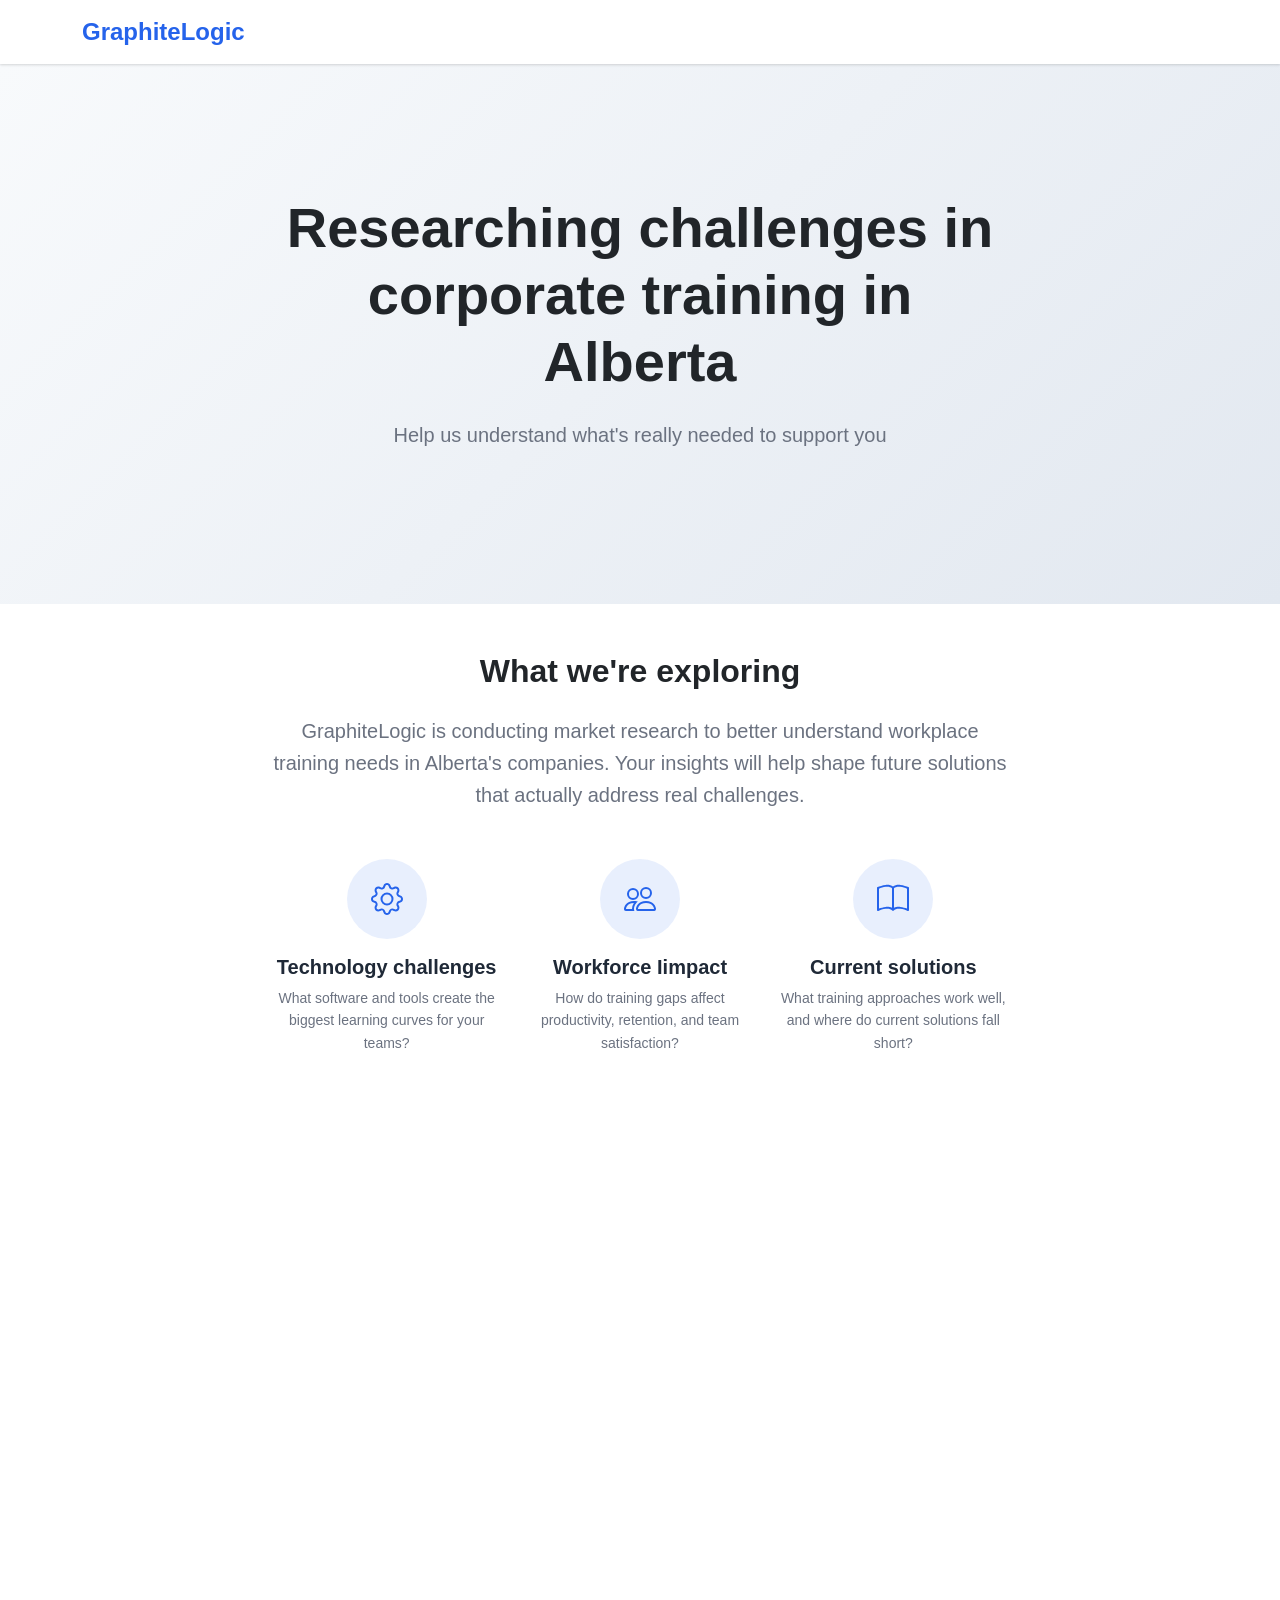
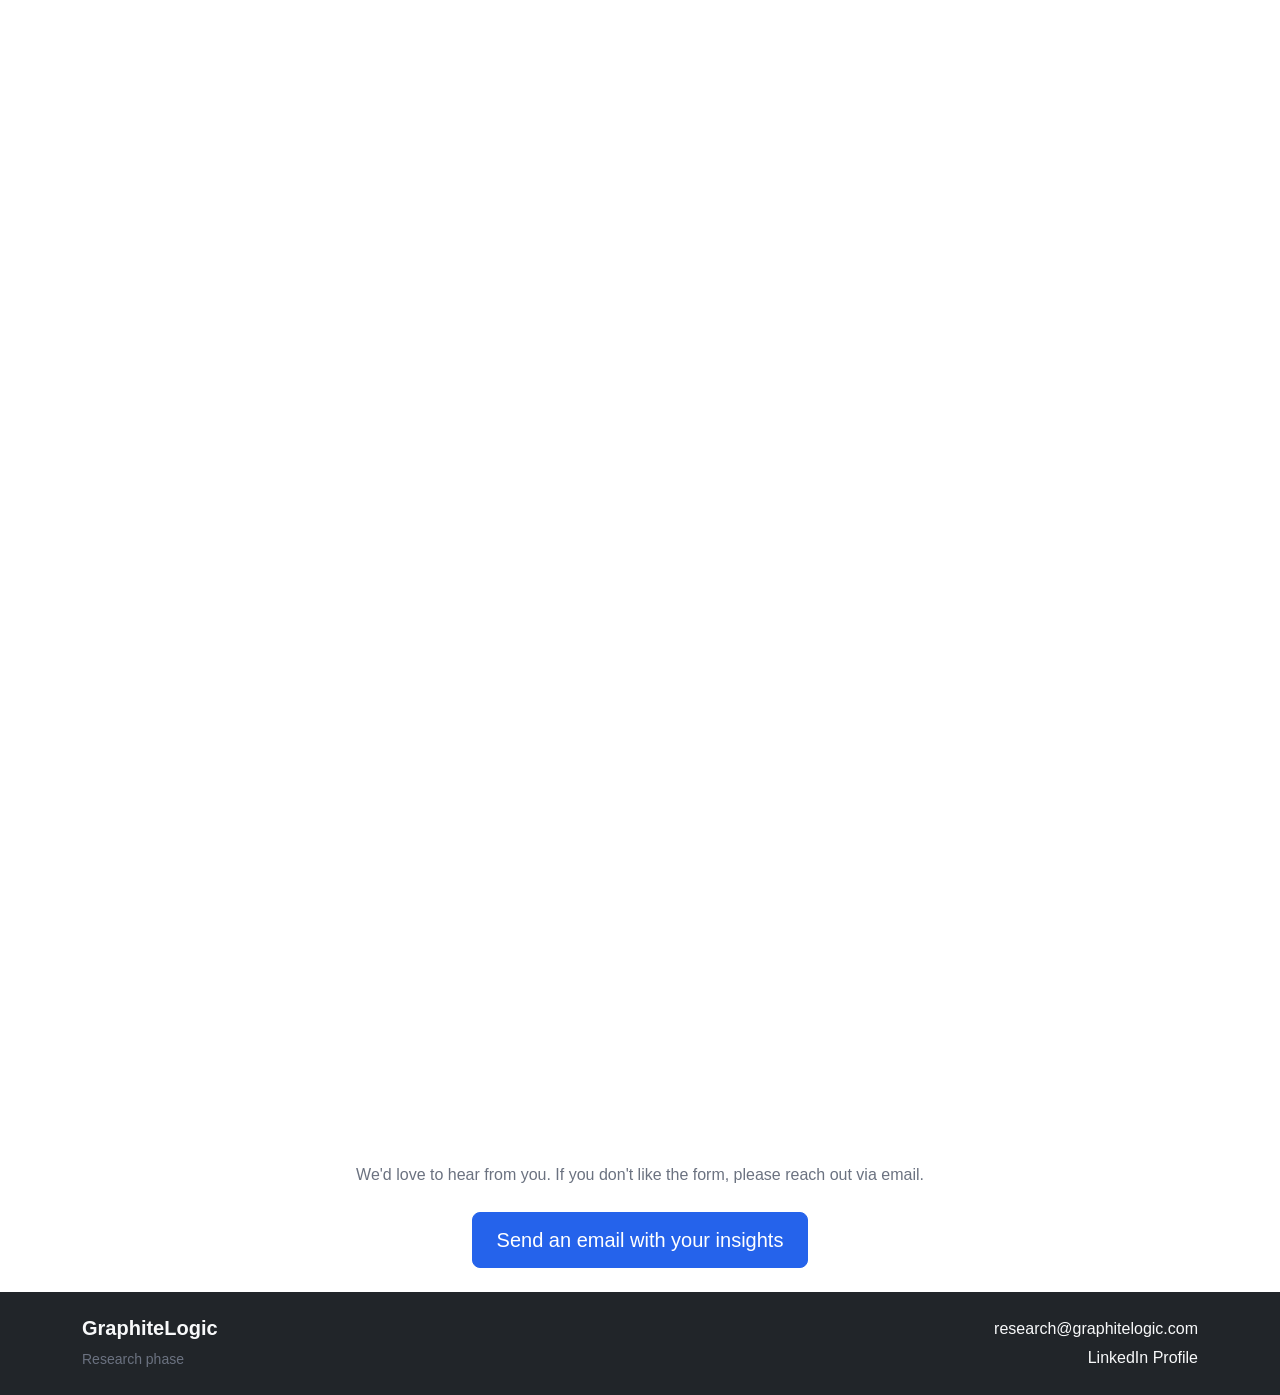
<file: index.html>
<!DOCTYPE html>
<html lang="en">
<head>
    <meta charset="UTF-8">
    <meta name="viewport" content="width=device-width, initial-scale=1.0">
    <title>GraphiteLogic - Research</title>
    <link href="https://cdnjs.cloudflare.com/ajax/libs/bootstrap/5.3.0/css/bootstrap.min.css" rel="stylesheet">
    <link rel="stylesheet" href="styles.css">
</head>
<body>
    <!-- Navigation -->
    <nav class="navbar navbar-expand-lg navbar-light bg-white shadow-sm">
        <div class="container">
            <a class="navbar-brand fw-bold text-primary" href="#">GraphiteLogic</a>
        </div>
    </nav>

    <!-- Hero Section -->
    <section class="hero-section bg-light py-5">
        <div class="container">
            <div class="row justify-content-center text-center">
                <div class="col-lg-8">
                    <h1 class="display-4 fw-bold text-dark mb-4">Researching challenges in corporate training in Alberta</h1>
                    <p class="lead text-muted mb-4">Help us understand what's really needed to support you</p>
                </div>
            </div>
        </div>
    </section>

    <!-- About Section -->
    <section class="py-5">
        <div class="container">
            <div class="row justify-content-center">
                <div class="col-lg-8">
                    <div class="text-center mb-5">
                        <h2 class="h2 fw-bold text-dark mb-4">What we're exploring</h2>
                        <p class="lead text-muted">GraphiteLogic is conducting market research to better understand workplace training needs in Alberta's companies. Your insights will help shape future solutions that actually address real challenges.</p>
                    </div>

                    <div class="row g-4">
                        <div class="col-md-4">
                            <div class="text-center">
                                <div class="bg-primary bg-opacity-10 rounded-circle d-inline-flex align-items-center justify-content-center mb-3" style="width: 80px; height: 80px;">
                                    <svg width="32" height="32" fill="currentColor" class="text-primary" viewBox="0 0 16 16">
                                        <path d="M8 4.754a3.246 3.246 0 1 0 0 6.492 3.246 3.246 0 0 0 0-6.492zM5.754 8a2.246 2.246 0 1 1 4.492 0 2.246 2.246 0 0 1-4.492 0z"/>
                                        <path d="M9.796 1.343c-.527-1.79-3.065-1.79-3.592 0l-.094.319a.873.873 0 0 1-1.255.52l-.292-.16c-1.64-.892-3.433.902-2.54 2.541l.159.292a.873.873 0 0 1-.52 1.255l-.319.094c-1.79.527-1.79 3.065 0 3.592l.319.094a.873.873 0 0 1 .52 1.255l-.16.292c-.892 1.64.901 3.434 2.541 2.54l.292-.159a.873.873 0 0 1 1.255.52l.094.319c.527 1.79 3.065 1.79 3.592 0l.094-.319a.873.873 0 0 1 1.255-.52l.292.16c1.64.893 3.434-.902 2.54-2.541l-.159-.292a.873.873 0 0 1 .52-1.255l.319-.094c1.79-.527 1.79-3.065 0-3.592l-.319-.094a.873.873 0 0 1-.52-1.255l.16-.292c.893-1.64-.902-3.433-2.541-2.54l-.292.159a.873.873 0 0 1-1.255-.52l-.094-.319zm-2.633.283c.246-.835 1.428-.835 1.674 0l.094.319a1.873 1.873 0 0 0 2.693 1.115l.291-.16c.764-.415 1.6.42 1.184 1.185l-.159.292a1.873 1.873 0 0 0 1.116 2.692l.318.094c.835.246.835 1.428 0 1.674l-.319.094a1.873 1.873 0 0 0-1.115 2.693l.16.291c.415.764-.42 1.6-1.185 1.184l-.291-.159a1.873 1.873 0 0 0-2.693 1.116l-.094.318c-.246.835-1.428.835-1.674 0l-.094-.319a1.873 1.873 0 0 0-2.692-1.115l-.292.16c-.764.415-1.6-.42-1.184-1.185l.159-.291A1.873 1.873 0 0 0 1.945 8.93l-.319-.094c-.835-.246-.835-1.428 0-1.674l.319-.094A1.873 1.873 0 0 0 3.06 4.377l-.16-.292c-.415-.764.42-1.6 1.185-1.184l.292.159a1.873 1.873 0 0 0 2.692-1.115l.094-.319z"/>
                                    </svg>
                                </div>
                                <h5 class="fw-semibold">Technology challenges</h5>
                                <p class="text-muted small">What software and tools create the biggest learning curves for your teams?</p>
                            </div>
                        </div>
                        <div class="col-md-4">
                            <div class="text-center">
                                <div class="bg-primary bg-opacity-10 rounded-circle d-inline-flex align-items-center justify-content-center mb-3" style="width: 80px; height: 80px;">
                                    <svg width="32" height="32" fill="currentColor" class="text-primary" viewBox="0 0 16 16">
                                        <path d="M15 14s1 0 1-1-1-4-5-4-5 3-5 4 1 1 1 1h8zm-7.978-1A.261.261 0 0 1 7 12.996c.001-.264.167-1.03.76-1.72C8.312 10.629 9.282 10 11 10c1.717 0 2.687.63 3.24 1.276.593.69.758 1.457.76 1.72l-.008.002a.274.274 0 0 1-.014.002H7.022zM11 7a2 2 0 1 0 0-4 2 2 0 0 0 0 4zm3-2a3 3 0 1 1-6 0 3 3 0 0 1 6 0zM6.936 9.28a5.88 5.88 0 0 0-1.23-.247A7.35 7.35 0 0 0 5 9c-4 0-5 3-5 4 0 .667.333 1 1 1h4.216A2.238 2.238 0 0 1 5 13c0-1.01.377-2.042 1.09-2.904.243-.294.526-.569.846-.816zM4.92 10A5.493 5.493 0 0 0 4 13H1c0-.26.164-1.03.76-1.724.545-.636 1.492-1.256 3.16-1.275zM1.5 5.5a3 3 0 1 1 6 0 3 3 0 0 1-6 0zm3-2a2 2 0 1 0 0 4 2 2 0 0 0 0-4z"/>
                                    </svg>
                                </div>
                                <h5 class="fw-semibold">Workforce Iimpact</h5>
                                <p class="text-muted small">How do training gaps affect productivity, retention, and team satisfaction?</p>
                            </div>
                        </div>
                        <div class="col-md-4">
                            <div class="text-center">
                                <div class="bg-primary bg-opacity-10 rounded-circle d-inline-flex align-items-center justify-content-center mb-3" style="width: 80px; height: 80px;">
                                    <svg width="32" height="32" fill="currentColor" class="text-primary" viewBox="0 0 16 16">
                                        <path d="M1 2.828c.885-.37 2.154-.769 3.388-.893 1.33-.134 2.458.063 3.112.752v9.746c-.935-.53-2.12-.603-3.213-.493-1.18.12-2.37.461-3.287.811V2.828zm7.5-.141c.654-.689 1.782-.886 3.112-.752 1.234.124 2.503.523 3.388.893v9.923c-.918-.35-2.107-.692-3.287-.81-1.094-.111-2.278-.039-3.213.492V2.687zM8 1.783C7.015.936 5.587.81 4.287.94c-1.514.153-3.042.672-3.994 1.105A.5.5 0 0 0 0 2.5v11a.5.5 0 0 0 .707.455c.882-.4 2.303-.881 3.68-1.02 1.409-.142 2.59.087 3.223.877a.5.5 0 0 0 .78 0c.633-.79 1.814-1.019 3.222-.877 1.378.139 2.8.62 3.681 1.02A.5.5 0 0 0 16 13.5v-11a.5.5 0 0 0-.293-.455c-.952-.433-2.48-.952-3.994-1.105C10.413.809 8.985.936 8 1.783z"/>
                                    </svg>
                                </div>
                                <h5 class="fw-semibold">Current solutions</h5>
                                <p class="text-muted small">What training approaches work well, and where do current solutions fall short?</p>
                            </div>
                        </div>
                    </div>
                </div>
            </div>
        </div>
    </section>

    <!-- Form -->
    <section class="py-0">
        <div id="iframe-wrapper">
            <iframe src="https://docs.google.com/forms/d/e/1FAIpQLSe0OvUJESFmbFXaYtDttc5O0SwwdMIVpbR01MIROaD9bOqThA/viewform?embedded=true&usp=pp_url"
                    class="w-100 border-0"
                    id="fullpage-iframe">Loading…</iframe>
        </div>

        <div class="container py-4">
            <div class="text-center">
                <p class="mb-4 text-muted">We'd love to hear from you. If you don't like the form, please reach out via email.</p>
                <a href="mailto:research@graphitelogic.com?subject=Training Research - [Your Company]&body=Hi,%0D%0A%0D%0ACompany: %0D%0AMy Role: %0D%0ACompany Size: %0D%0A%0D%0AOur biggest training challenge:%0D%0A%0D%0ASpecific tools that cause problems:%0D%0A%0D%0ACurrent training approaches we use:%0D%0A%0D%0AI'd be open to a brief follow-up conversation: Yes/No%0D%0A%0D%0AThank you!"
                   class="btn btn-primary btn-lg px-4">
                    Send an email with your insights
                </a>
            </div>
        </div>
    </section>
    <!-- Footer -->
    <footer class="bg-dark text-light py-4">
        <div class="container">
            <div class="row">
                <div class="col-md-6">
                    <h5 class="fw-bold">GraphiteLogic</h5>
                    <p class="text-muted small mb-0">Research phase</p>
                </div>
                <div class="col-md-6 text-md-end">
                    <p class="mb-1">
                        <a href="mailto:research@graphitelogic.com" class="text-light text-decoration-none">research@graphitelogic.com</a>
                    </p>
                    <p class="mb-0">
                        <a href="https://linkedin.com/in/mauriciommona" class="text-light text-decoration-none" target="_blank">LinkedIn Profile</a>
                    </p>
                </div>
            </div>
        </div>
    </footer>

    <script src="https://cdnjs.cloudflare.com/ajax/libs/bootstrap/5.3.0/js/bootstrap.bundle.min.js"></script>
    <script src="script.js"></script>
</body>
</html>
</file>
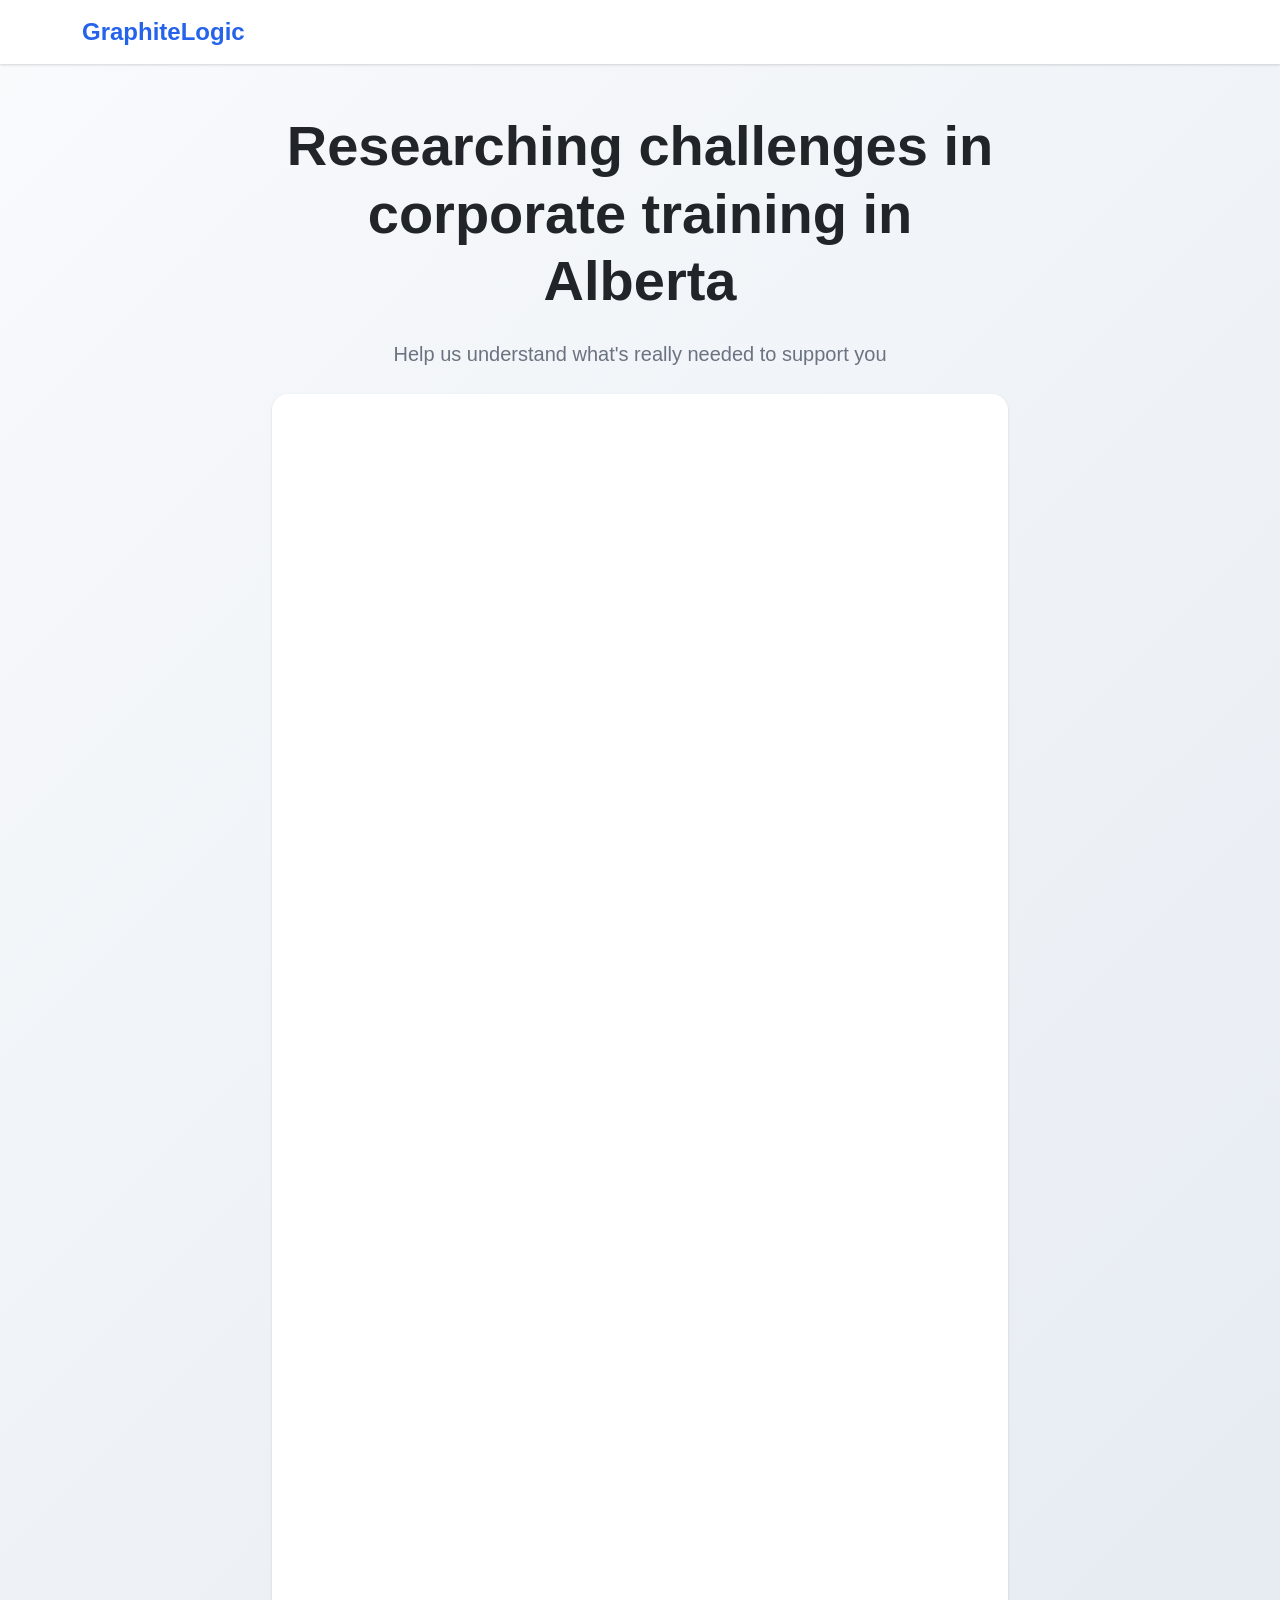
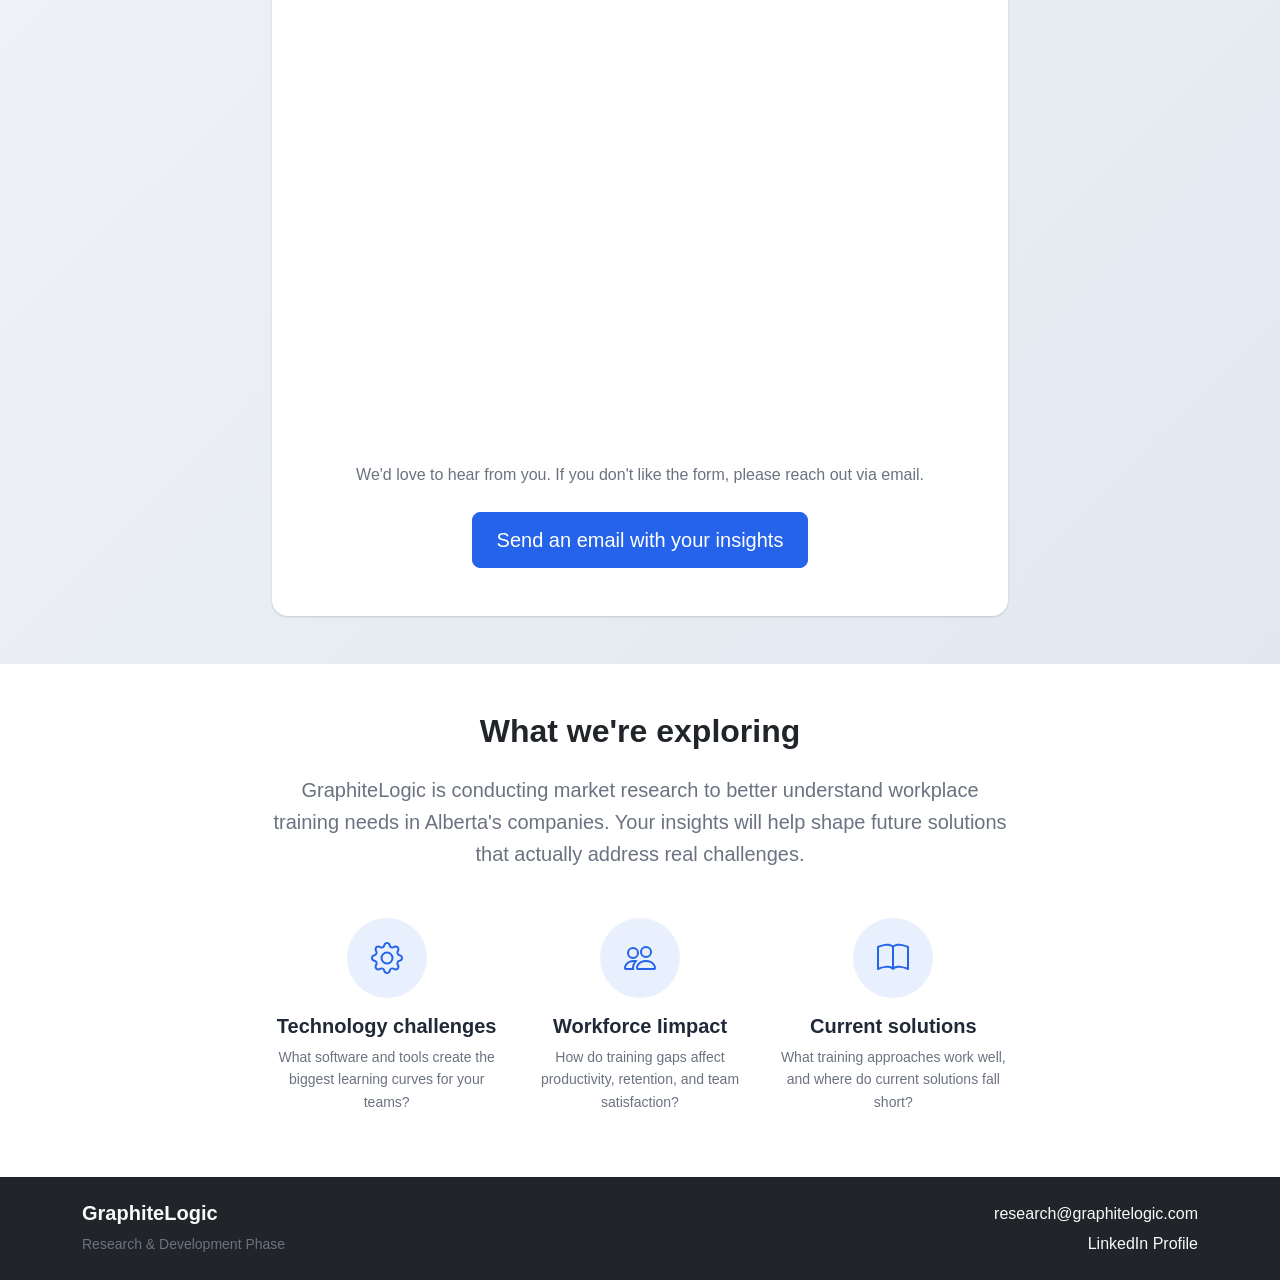
<file: home.html>
<!DOCTYPE html>
<html lang="en">
<head>
    <meta charset="UTF-8">
    <meta name="viewport" content="width=device-width, initial-scale=1.0">
    <title>GraphiteLogic - Research</title>
    <link href="https://cdnjs.cloudflare.com/ajax/libs/bootstrap/5.3.0/css/bootstrap.min.css" rel="stylesheet">
    <link rel="stylesheet" href="styles.css">
</head>
<body>
    <!-- Navigation -->
    <nav class="navbar navbar-expand-lg navbar-light bg-white shadow-sm">
        <div class="container">
            <a class="navbar-brand fw-bold text-primary" href="#">GraphiteLogic</a>
        </div>
    </nav>

    <!-- Hero Section -->
    <section class="hero-section bg-light py-5">
        <div class="container">
            <div class="row justify-content-center text-center">
                <div class="col-lg-8">
                    <h1 class="display-4 fw-bold text-dark mb-4">Researching challenges in corporate training in Alberta</h1>
                    <p class="lead text-muted mb-4">Help us understand what's really needed to support you</p>
                </div>
            </div>

            <div class="row justify-content-center">
                <div class="col-lg-8">
                    <div class="card border-0 shadow-sm">
                        <div class="card-body p-5">
                            <div id="iframe-wrapper">
                            <iframe src="https://docs.google.com/forms/d/e/1FAIpQLSe0OvUJESFmbFXaYtDttc5O0SwwdMIVpbR01MIROaD9bOqThA/viewform?embedded=true" class="w-100 border-0"
                              style="height: 1356px;"
                              id="fullpage-iframe">Loading…</iframe>
                        </div>
                            <div class="text-center">
                                <p class="mb-4 text-muted">We'd love to hear from you. If you don't like the form, please reach out via email.</p>


                                <a href="mailto:research@graphitelogic.com?subject=Training Research - [Your Company]&body=Hi,%0D%0A%0D%0ACompany: %0D%0AMy Role: %0D%0ACompany Size: %0D%0A%0D%0AOur biggest training challenge:%0D%0A%0D%0ASpecific tools that cause problems:%0D%0A%0D%0ACurrent training approaches we use:%0D%0A%0D%0AI'd be open to a brief follow-up conversation: Yes/No%0D%0A%0D%0AThank you!"
                                   class="btn btn-primary btn-lg px-4">
                                    Send an email with your insights
                                </a>
                            </div>
                            </div>
                        </div>

                        </div>
                </div>
            </div>
        </div>

    </section>



    <!-- About Section -->
    <section class="py-5">
        <div class="container">
            <div class="row justify-content-center">
                <div class="col-lg-8">
                    <div class="text-center mb-5">
                        <h2 class="h2 fw-bold text-dark mb-4">What we're exploring</h2>
                        <p class="lead text-muted">GraphiteLogic is conducting market research to better understand workplace training needs in Alberta's companies. Your insights will help shape future solutions that actually address real challenges.</p>
                    </div>

                    <div class="row g-4">
                        <div class="col-md-4">
                            <div class="text-center">
                                <div class="bg-primary bg-opacity-10 rounded-circle d-inline-flex align-items-center justify-content-center mb-3" style="width: 80px; height: 80px;">
                                    <svg width="32" height="32" fill="currentColor" class="text-primary" viewBox="0 0 16 16">
                                        <path d="M8 4.754a3.246 3.246 0 1 0 0 6.492 3.246 3.246 0 0 0 0-6.492zM5.754 8a2.246 2.246 0 1 1 4.492 0 2.246 2.246 0 0 1-4.492 0z"/>
                                        <path d="M9.796 1.343c-.527-1.79-3.065-1.79-3.592 0l-.094.319a.873.873 0 0 1-1.255.52l-.292-.16c-1.64-.892-3.433.902-2.54 2.541l.159.292a.873.873 0 0 1-.52 1.255l-.319.094c-1.79.527-1.79 3.065 0 3.592l.319.094a.873.873 0 0 1 .52 1.255l-.16.292c-.892 1.64.901 3.434 2.541 2.54l.292-.159a.873.873 0 0 1 1.255.52l.094.319c.527 1.79 3.065 1.79 3.592 0l.094-.319a.873.873 0 0 1 1.255-.52l.292.16c1.64.893 3.434-.902 2.54-2.541l-.159-.292a.873.873 0 0 1 .52-1.255l.319-.094c1.79-.527 1.79-3.065 0-3.592l-.319-.094a.873.873 0 0 1-.52-1.255l.16-.292c.893-1.64-.902-3.433-2.541-2.54l-.292.159a.873.873 0 0 1-1.255-.52l-.094-.319zm-2.633.283c.246-.835 1.428-.835 1.674 0l.094.319a1.873 1.873 0 0 0 2.693 1.115l.291-.16c.764-.415 1.6.42 1.184 1.185l-.159.292a1.873 1.873 0 0 0 1.116 2.692l.318.094c.835.246.835 1.428 0 1.674l-.319.094a1.873 1.873 0 0 0-1.115 2.693l.16.291c.415.764-.42 1.6-1.185 1.184l-.291-.159a1.873 1.873 0 0 0-2.693 1.116l-.094.318c-.246.835-1.428.835-1.674 0l-.094-.319a1.873 1.873 0 0 0-2.692-1.115l-.292.16c-.764.415-1.6-.42-1.184-1.185l.159-.291A1.873 1.873 0 0 0 1.945 8.93l-.319-.094c-.835-.246-.835-1.428 0-1.674l.319-.094A1.873 1.873 0 0 0 3.06 4.377l-.16-.292c-.415-.764.42-1.6 1.185-1.184l.292.159a1.873 1.873 0 0 0 2.692-1.115l.094-.319z"/>
                                    </svg>
                                </div>
                                <h5 class="fw-semibold">Technology challenges</h5>
                                <p class="text-muted small">What software and tools create the biggest learning curves for your teams?</p>
                            </div>
                        </div>
                        <div class="col-md-4">
                            <div class="text-center">
                                <div class="bg-primary bg-opacity-10 rounded-circle d-inline-flex align-items-center justify-content-center mb-3" style="width: 80px; height: 80px;">
                                    <svg width="32" height="32" fill="currentColor" class="text-primary" viewBox="0 0 16 16">
                                        <path d="M15 14s1 0 1-1-1-4-5-4-5 3-5 4 1 1 1 1h8zm-7.978-1A.261.261 0 0 1 7 12.996c.001-.264.167-1.03.76-1.72C8.312 10.629 9.282 10 11 10c1.717 0 2.687.63 3.24 1.276.593.69.758 1.457.76 1.72l-.008.002a.274.274 0 0 1-.014.002H7.022zM11 7a2 2 0 1 0 0-4 2 2 0 0 0 0 4zm3-2a3 3 0 1 1-6 0 3 3 0 0 1 6 0zM6.936 9.28a5.88 5.88 0 0 0-1.23-.247A7.35 7.35 0 0 0 5 9c-4 0-5 3-5 4 0 .667.333 1 1 1h4.216A2.238 2.238 0 0 1 5 13c0-1.01.377-2.042 1.09-2.904.243-.294.526-.569.846-.816zM4.92 10A5.493 5.493 0 0 0 4 13H1c0-.26.164-1.03.76-1.724.545-.636 1.492-1.256 3.16-1.275zM1.5 5.5a3 3 0 1 1 6 0 3 3 0 0 1-6 0zm3-2a2 2 0 1 0 0 4 2 2 0 0 0 0-4z"/>
                                    </svg>
                                </div>
                                <h5 class="fw-semibold">Workforce Iimpact</h5>
                                <p class="text-muted small">How do training gaps affect productivity, retention, and team satisfaction?</p>
                            </div>
                        </div>
                        <div class="col-md-4">
                            <div class="text-center">
                                <div class="bg-primary bg-opacity-10 rounded-circle d-inline-flex align-items-center justify-content-center mb-3" style="width: 80px; height: 80px;">
                                    <svg width="32" height="32" fill="currentColor" class="text-primary" viewBox="0 0 16 16">
                                        <path d="M1 2.828c.885-.37 2.154-.769 3.388-.893 1.33-.134 2.458.063 3.112.752v9.746c-.935-.53-2.12-.603-3.213-.493-1.18.12-2.37.461-3.287.811V2.828zm7.5-.141c.654-.689 1.782-.886 3.112-.752 1.234.124 2.503.523 3.388.893v9.923c-.918-.35-2.107-.692-3.287-.81-1.094-.111-2.278-.039-3.213.492V2.687zM8 1.783C7.015.936 5.587.81 4.287.94c-1.514.153-3.042.672-3.994 1.105A.5.5 0 0 0 0 2.5v11a.5.5 0 0 0 .707.455c.882-.4 2.303-.881 3.68-1.02 1.409-.142 2.59.087 3.223.877a.5.5 0 0 0 .78 0c.633-.79 1.814-1.019 3.222-.877 1.378.139 2.8.62 3.681 1.02A.5.5 0 0 0 16 13.5v-11a.5.5 0 0 0-.293-.455c-.952-.433-2.48-.952-3.994-1.105C10.413.809 8.985.936 8 1.783z"/>
                                    </svg>
                                </div>
                                <h5 class="fw-semibold">Current solutions</h5>
                                <p class="text-muted small">What training approaches work well, and where do current solutions fall short?</p>
                            </div>
                        </div>
                    </div>
                </div>
            </div>
        </div>
    </section>

    <!-- Footer -->
    <footer class="bg-dark text-light py-4">
        <div class="container">
            <div class="row">
                <div class="col-md-6">
                    <h5 class="fw-bold">GraphiteLogic</h5>
                    <p class="text-muted small mb-0">Research & Development Phase</p>
                </div>
                <div class="col-md-6 text-md-end">
                    <p class="mb-1">
                        <a href="mailto:research@graphitelogic.com" class="text-light text-decoration-none">research@graphitelogic.com</a>
                    </p>
                    <p class="mb-0">
                        <a href="https://linkedin.com/in/yourprofile" class="text-light text-decoration-none" target="_blank">LinkedIn Profile</a>
                    </p>
                </div>
            </div>
        </div>
    </footer>

    <script src="https://cdnjs.cloudflare.com/ajax/libs/bootstrap/5.3.0/js/bootstrap.bundle.min.js"></script>
    <script src="script.js"></script>
</body>
</html>
</file>
<file: styles.css>
/* Custom styles for GraphiteLogic landing page */

:root {
    --primary-color: #2563eb;
    --primary-hover: #1d4ed8;
    --text-dark: #1f2937;
    --text-muted: #6b7280;
}

body {
    font-family:
        -apple-system, BlinkMacSystemFont, "Segoe UI", Roboto, sans-serif;
    line-height: 1.6;
    color: var(--text-dark);
}

/* Override Bootstrap primary color */
.text-primary {
    color: var(--primary-color) !important;
}

.btn-primary {
    background-color: var(--primary-color);
    border-color: var(--primary-color);
    font-weight: 500;
    padding: 0.75rem 2rem;
    border-radius: 0.5rem;
    transition: all 0.3s ease;
}

.btn-primary:hover,
.btn-primary:focus {
    background-color: var(--primary-hover);
    border-color: var(--primary-hover);
    transform: translateY(-1px);
    box-shadow: 0 4px 12px rgba(37, 99, 235, 0.3);
}

.navbar-brand {
    font-size: 1.5rem;
    color: var(--primary-color) !important;
}

/* Hero section styling */
.hero-section {
    background: linear-gradient(135deg, #f8fafc 0%, #e2e8f0 100%);
    min-height: 60vh;
    display: flex;
    align-items: center;
}

/* Card styling */
.card {
    border-radius: 1rem;
    border: none;
}

.shadow-sm {
    box-shadow:
        0 1px 3px 0 rgba(0, 0, 0, 0.1),
        0 1px 2px 0 rgba(0, 0, 0, 0.06) !important;
}

/* Form styling */
.form-control,
.form-select {
    border-radius: 0.5rem;
    border: 1px solid #d1d5db;
    padding: 0.75rem 1rem;
    transition:
        border-color 0.15s ease-in-out,
        box-shadow 0.15s ease-in-out;
}

.form-control:focus,
.form-select:focus {
    border-color: var(--primary-color);
    box-shadow: 0 0 0 0.2rem rgba(37, 99, 235, 0.25);
}

.form-label {
    font-weight: 500;
    color: var(--text-dark);
    margin-bottom: 0.5rem;
}

/* Icon containers */
.bg-opacity-10 {
    background-color: rgba(37, 99, 235, 0.1) !important;
}

/* Text utilities */
.text-muted {
    color: var(--text-muted) !important;
}

/* Smooth scrolling for anchor links */
html {
    scroll-behavior: smooth;
}

/* Responsive adjustments */
@media (max-width: 768px) {
    .hero-section h1 {
        font-size: 2rem;
    }

    .btn-lg {
        padding: 0.75rem 1.5rem;
        font-size: 1rem;
    }
}

#iframe-wrapper {
    width: 100%;
    height: 180vh;
    min-height: 600px;
}

#fullpage-iframe {
    width: 100%;
    height: 100%;
    border: none;
}
/* Mobile optimizations */
@media (max-width: 768px) {
    #iframe-wrapper {
        height: 200vh;
        min-height: 400px;
    }
}
</file>
